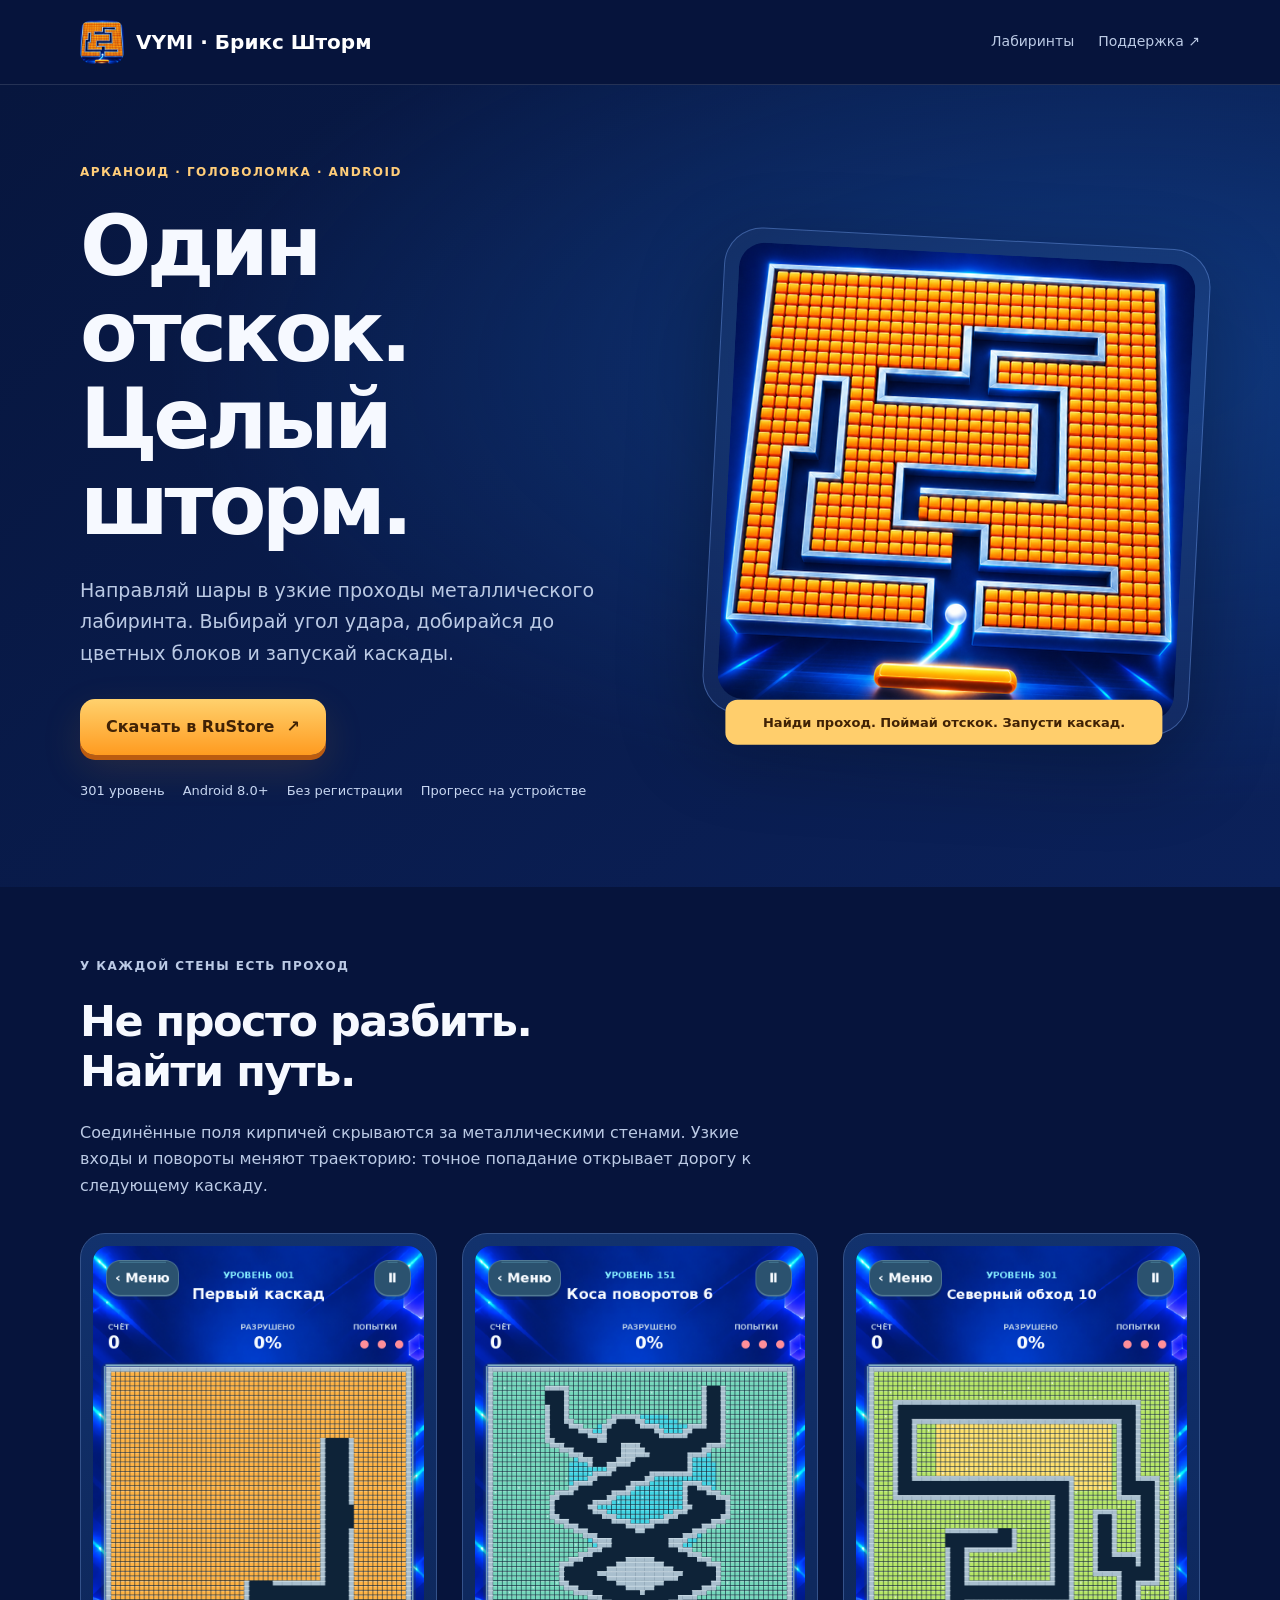
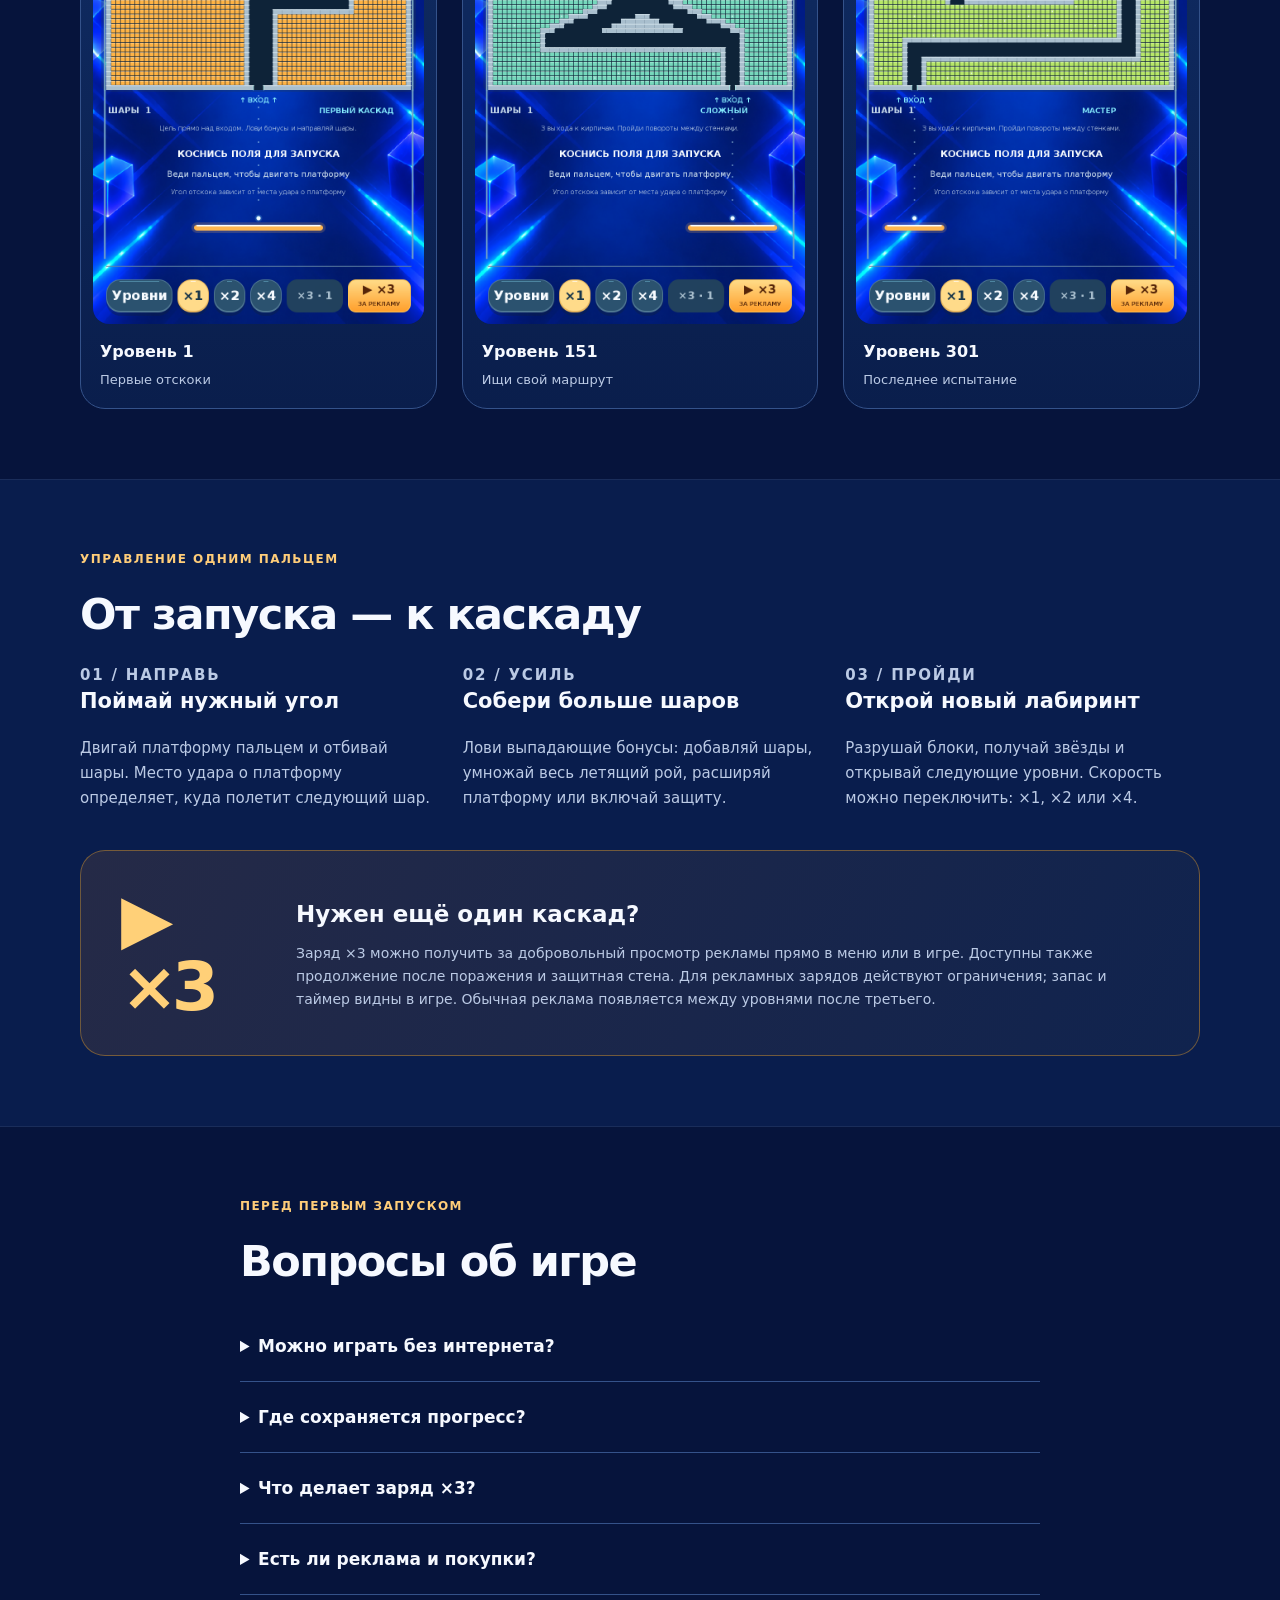
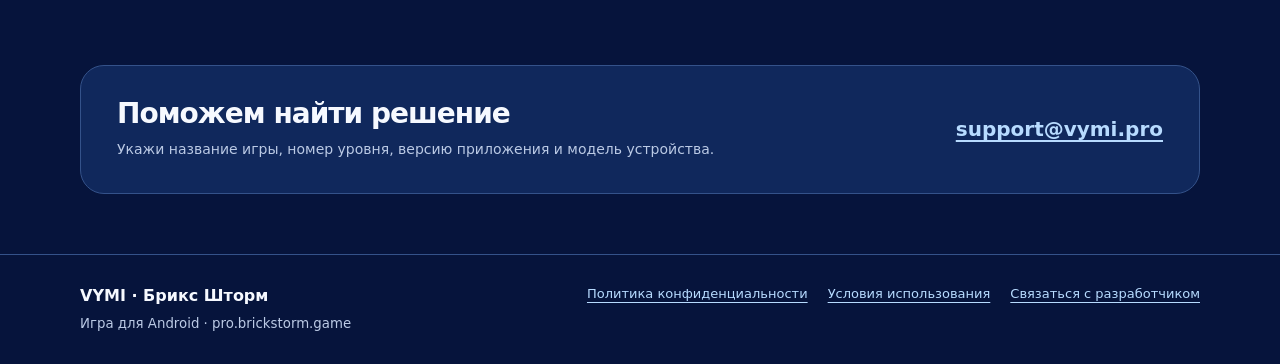
<file: website/public/brickstorm/index.html>
<!doctype html>
<html lang="ru"><head><meta charset="utf-8"><meta name="viewport" content="width=device-width,initial-scale=1"><meta name="theme-color" content="#06143c"><title>Брикс Шторм — разбей блоки · Игра VYMI</title><meta name="description" content="Брикс Шторм — арканоид с 301 уровнем, металлическими лабиринтами и каскадами шаров. Находи проходы, выбирай угол отскока и разбивай блоки."><link rel="canonical" href="https://games-api.vymi.pro/brickstorm/"><link rel="icon" href="assets/icon.png" type="image/png"><link rel="stylesheet" href="style.css"><meta property="og:type" content="website"><meta property="og:title" content="Брикс Шторм — разбей блоки"><meta property="og:description" content="Найди проход. Поймай отскок. Запусти каскад."><meta property="og:url" content="https://games-api.vymi.pro/brickstorm/"><meta property="og:image" content="https://games-api.vymi.pro/brickstorm/assets/icon.png"></head>
<body><a class="skip" href="#main">К содержимому</a><header class="top"><nav class="wrap nav" aria-label="Основная навигация"><a class="brand" href="./"><img src="assets/icon.png" width="44" height="44" alt="">VYMI · Брикс Шторм</a><div class="nav-links"><a href="#routes">Лабиринты</a><a href="#support">Поддержка ↗</a></div></nav></header>
<main id="main"><section class="hero"><div class="wrap hero-grid"><div><p class="eyebrow">Арканоид · головоломка · Android</p><h1>Один отскок.<br>Целый шторм.</h1><p class="lead">Направляй шары в узкие проходы металлического лабиринта. Выбирай угол удара, добирайся до цветных блоков и запускай каскады.</p><a class="cta" href="https://www.rustore.ru/catalog/app/pro.brickstorm.game" target="_blank" rel="noopener noreferrer">Скачать в RuStore <span aria-hidden="true">↗</span></a><div class="facts"><span>301 уровень</span><span>Android 8.0+</span><span>Без регистрации</span><span>Прогресс на устройстве</span></div></div><figure class="hero-art"><img src="assets/icon.png" width="512" height="512" alt="Оранжевые блоки и шар — иконка игры Брикс Шторм"><figcaption>Найди проход. Поймай отскок. Запусти каскад.</figcaption></figure></div></section>
<section class="wrap section" id="routes"><div class="section-head"><p class="eyebrow">У каждой стены есть проход</p><h2>Не просто разбить.<br>Найти путь.</h2><p>Соединённые поля кирпичей скрываются за металлическими стенами. Узкие входы и повороты меняют траекторию: точное попадание открывает дорогу к следующему каскаду.</p></div><div class="routes"><figure class="route"><img src="assets/level-1.webp" width="800" height="1640" loading="lazy" alt="Игровое поле первого уровня с поворотами и оранжевыми блоками"><figcaption>Уровень 1<small>Первые отскоки</small></figcaption></figure><figure class="route"><img src="assets/level-151.webp" width="800" height="1640" loading="lazy" alt="Лабиринт и кирпичное поле уровня 151"><figcaption>Уровень 151<small>Ищи свой маршрут</small></figcaption></figure><figure class="route"><img src="assets/level-301.webp" width="800" height="1640" loading="lazy" alt="Лабиринт финального уровня 301"><figcaption>Уровень 301<small>Последнее испытание</small></figcaption></figure></div></section>
<section class="how section"><div class="wrap"><p class="eyebrow">Управление одним пальцем</p><h2>От запуска — к каскаду</h2><div class="steps"><article><p class="step-number">01 / НАПРАВЬ</p><h3>Поймай нужный угол</h3><p>Двигай платформу пальцем и отбивай шары. Место удара о платформу определяет, куда полетит следующий шар.</p></article><article><p class="step-number">02 / УСИЛЬ</p><h3>Собери больше шаров</h3><p>Лови выпадающие бонусы: добавляй шары, умножай весь летящий рой, расширяй платформу или включай защиту.</p></article><article><p class="step-number">03 / ПРОЙДИ</p><h3>Открой новый лабиринт</h3><p>Разрушай блоки, получай звёзды и открывай следующие уровни. Скорость можно переключить: ×1, ×2 или ×4.</p></article></div><div class="bonus"><div class="bonus-symbol" aria-hidden="true">▶ ×3</div><div><h3>Нужен ещё один каскад?</h3><p>Заряд ×3 можно получить за добровольный просмотр рекламы прямо в меню или в игре. Доступны также продолжение после поражения и защитная стена. Для рекламных зарядов действуют ограничения; запас и таймер видны в игре. Обычная реклама появляется между уровнями после третьего.</p></div></div></div></section>
<section class="wrap section faq"><p class="eyebrow">Перед первым запуском</p><h2>Вопросы об игре</h2><details><summary>Можно играть без интернета?</summary><p>Основные уровни работают офлайн. Для загрузки рекламы, получения рекламных наград и открытия внешних ссылок нужен интернет.</p></details><details><summary>Где сохраняется прогресс?</summary><p>На этом устройстве. Обновление поверх установленной игры сохраняет данные. Удаление приложения или очистка его данных может удалить прогресс; облачной синхронизации нет.</p></details><details><summary>Что делает заряд ×3?</summary><p>Кнопка ×3 утраивает все летящие шары в пределах технического лимита. Заряд сначала поступает в запас, а применяется отдельной кнопкой после запуска шара. Использовать заряд можно один раз за попытку уровня.</p></details><details><summary>Есть ли реклама и покупки?</summary><p>В актуальном обновлении используется Рекламная сеть Яндекса: реклама между уровнями и добровольные просмотры за награду. Встроенных покупок в игре нет. Доступность объявления зависит от сети и рекламного сервиса.</p></details></section>
<section class="wrap support" id="support"><div><h2>Поможем найти решение</h2><p>Укажи название игры, номер уровня, версию приложения и модель устройства.</p></div><a href="mailto:support@vymi.pro?subject=Брикс%20Шторм:%20вопрос%20по%20игре">support@vymi.pro</a></section></main>
<footer class="footer"><div class="wrap footer-inner"><div><strong>VYMI · Брикс Шторм</strong><br><small>Игра для Android · pro.brickstorm.game</small></div><div class="footer-links"><a href="privacy/">Политика конфиденциальности</a><a href="terms/">Условия использования</a><a href="mailto:support@vymi.pro">Связаться с разработчиком</a></div></div></footer></body></html>
</file>
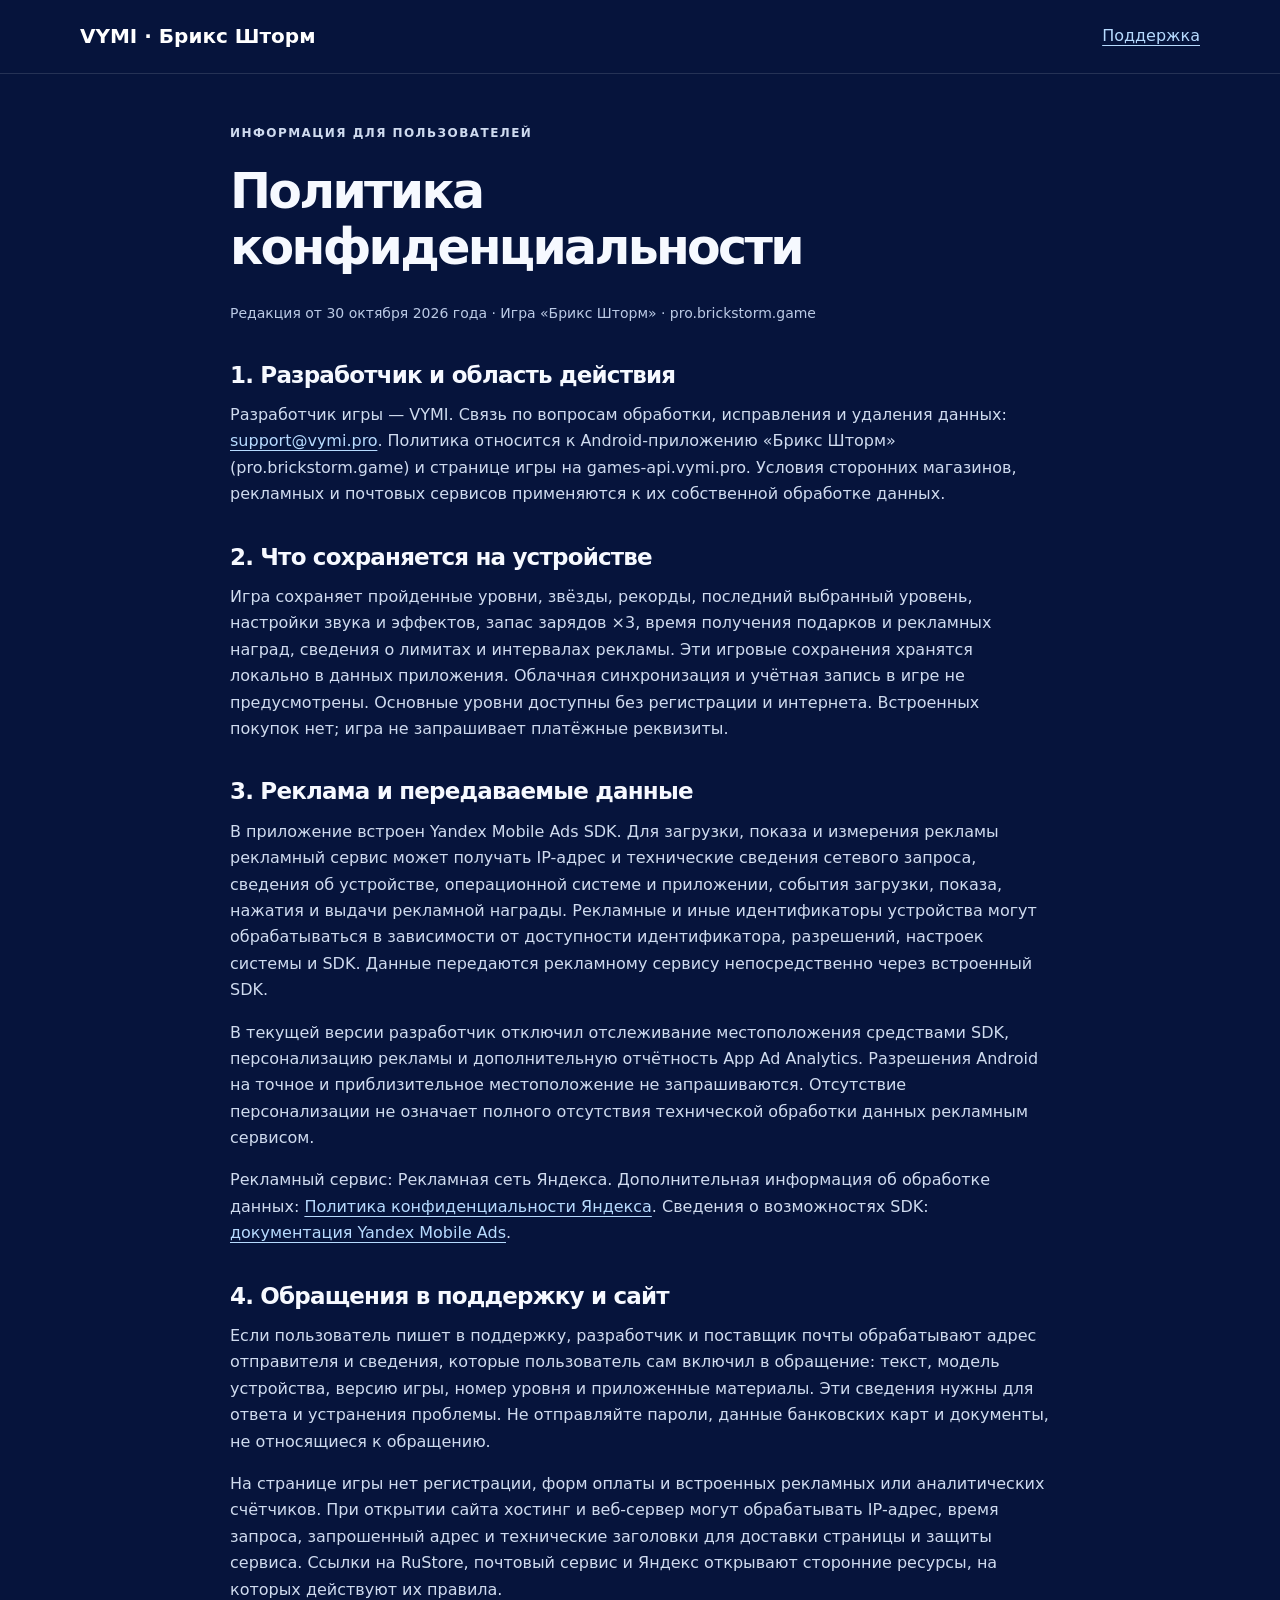
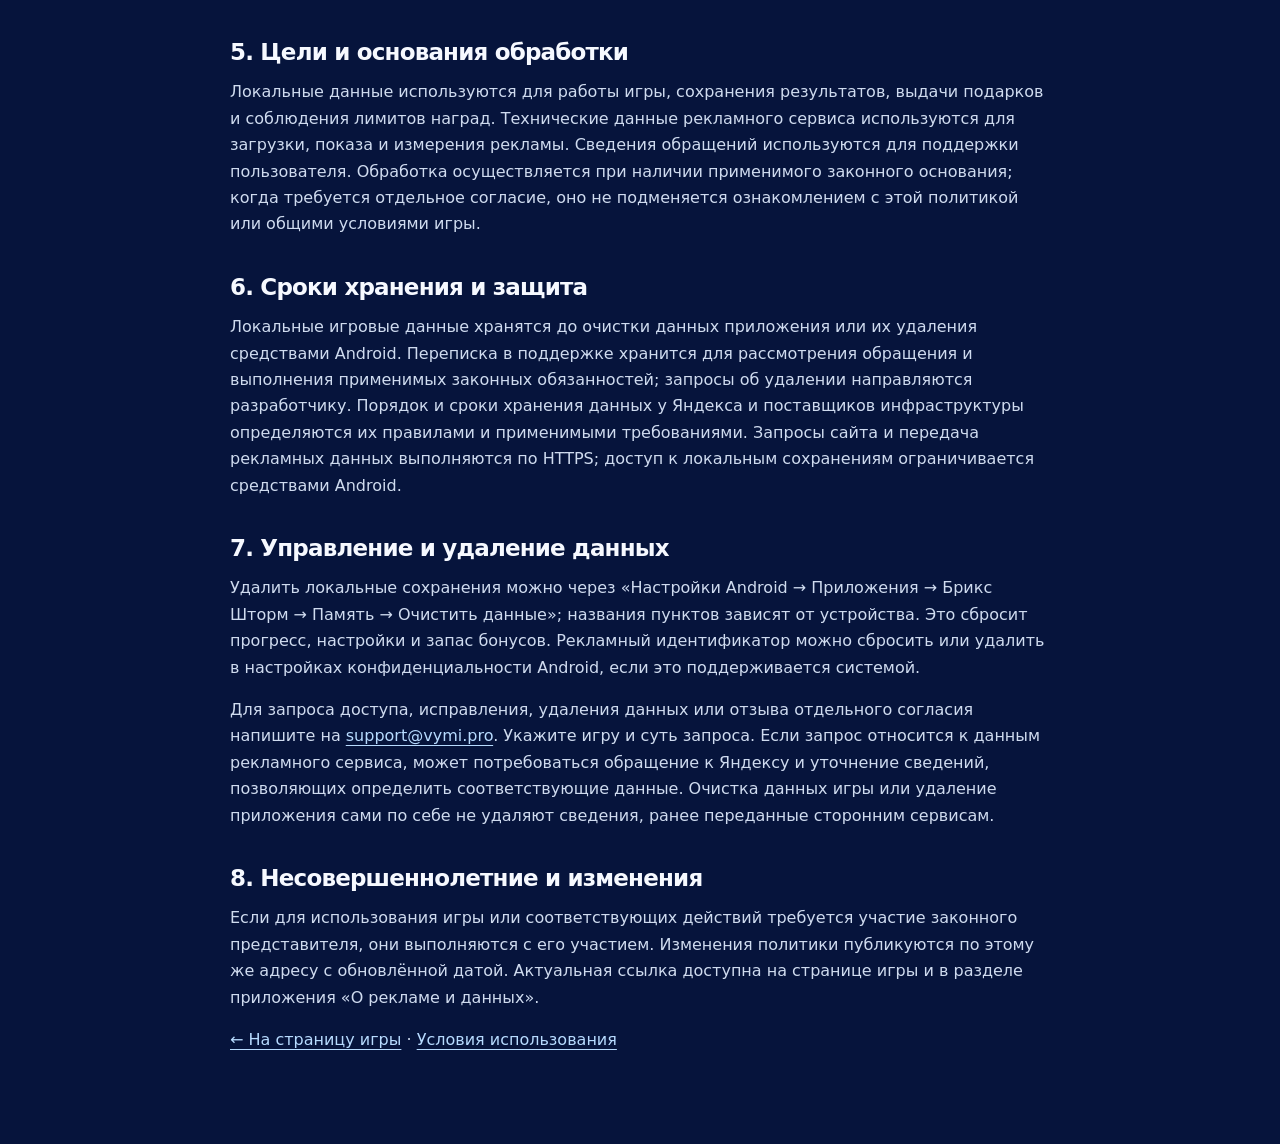
<file: website/public/brickstorm/privacy/index.html>
<!doctype html><html lang="ru"><head><meta charset="utf-8"><meta name="viewport" content="width=device-width,initial-scale=1"><meta name="theme-color" content="#06143c"><title>Политика конфиденциальности — Брикс Шторм</title><link rel="canonical" href="https://games-api.vymi.pro/brickstorm/privacy/"><link rel="stylesheet" href="../style.css"><link rel="icon" href="../assets/icon.png"></head><body><header class="top"><nav class="wrap nav"><a class="brand" href="../">VYMI · Брикс Шторм</a><a href="mailto:support@vymi.pro">Поддержка</a></nav></header><main class="wrap legal"><p class="eyebrow">Информация для пользователей</p><h1>Политика конфиденциальности</h1><p class="date">Редакция от 30 октября 2026 года · Игра «Брикс Шторм» · pro.brickstorm.game</p>
<h2>1. Разработчик и область действия</h2><p>Разработчик игры — VYMI. Связь по вопросам обработки, исправления и удаления данных: <a href="mailto:support@vymi.pro">support@vymi.pro</a>. Политика относится к Android-приложению «Брикс Шторм» (pro.brickstorm.game) и странице игры на games-api.vymi.pro. Условия сторонних магазинов, рекламных и почтовых сервисов применяются к их собственной обработке данных.</p>
<h2>2. Что сохраняется на устройстве</h2><p>Игра сохраняет пройденные уровни, звёзды, рекорды, последний выбранный уровень, настройки звука и эффектов, запас зарядов ×3, время получения подарков и рекламных наград, сведения о лимитах и интервалах рекламы. Эти игровые сохранения хранятся локально в данных приложения. Облачная синхронизация и учётная запись в игре не предусмотрены. Основные уровни доступны без регистрации и интернета. Встроенных покупок нет; игра не запрашивает платёжные реквизиты.</p>
<h2>3. Реклама и передаваемые данные</h2><p>В приложение встроен Yandex Mobile Ads SDK. Для загрузки, показа и измерения рекламы рекламный сервис может получать IP-адрес и технические сведения сетевого запроса, сведения об устройстве, операционной системе и приложении, события загрузки, показа, нажатия и выдачи рекламной награды. Рекламные и иные идентификаторы устройства могут обрабатываться в зависимости от доступности идентификатора, разрешений, настроек системы и SDK. Данные передаются рекламному сервису непосредственно через встроенный SDK.</p><p>В текущей версии разработчик отключил отслеживание местоположения средствами SDK, персонализацию рекламы и дополнительную отчётность App Ad Analytics. Разрешения Android на точное и приблизительное местоположение не запрашиваются. Отсутствие персонализации не означает полного отсутствия технической обработки данных рекламным сервисом.</p><p>Рекламный сервис: Рекламная сеть Яндекса. Дополнительная информация об обработке данных: <a href="https://yandex.ru/legal/confidential/" target="_blank" rel="noopener noreferrer">Политика конфиденциальности Яндекса</a>. Сведения о возможностях SDK: <a href="https://ads.yandex.com/helpcenter/ru/dev/android/app-privacy-android" target="_blank" rel="noopener noreferrer">документация Yandex Mobile Ads</a>.</p>
<h2>4. Обращения в поддержку и сайт</h2><p>Если пользователь пишет в поддержку, разработчик и поставщик почты обрабатывают адрес отправителя и сведения, которые пользователь сам включил в обращение: текст, модель устройства, версию игры, номер уровня и приложенные материалы. Эти сведения нужны для ответа и устранения проблемы. Не отправляйте пароли, данные банковских карт и документы, не относящиеся к обращению.</p><p>На странице игры нет регистрации, форм оплаты и встроенных рекламных или аналитических счётчиков. При открытии сайта хостинг и веб-сервер могут обрабатывать IP-адрес, время запроса, запрошенный адрес и технические заголовки для доставки страницы и защиты сервиса. Ссылки на RuStore, почтовый сервис и Яндекс открывают сторонние ресурсы, на которых действуют их правила.</p>
<h2>5. Цели и основания обработки</h2><p>Локальные данные используются для работы игры, сохранения результатов, выдачи подарков и соблюдения лимитов наград. Технические данные рекламного сервиса используются для загрузки, показа и измерения рекламы. Сведения обращений используются для поддержки пользователя. Обработка осуществляется при наличии применимого законного основания; когда требуется отдельное согласие, оно не подменяется ознакомлением с этой политикой или общими условиями игры.</p>
<h2>6. Сроки хранения и защита</h2><p>Локальные игровые данные хранятся до очистки данных приложения или их удаления средствами Android. Переписка в поддержке хранится для рассмотрения обращения и выполнения применимых законных обязанностей; запросы об удалении направляются разработчику. Порядок и сроки хранения данных у Яндекса и поставщиков инфраструктуры определяются их правилами и применимыми требованиями. Запросы сайта и передача рекламных данных выполняются по HTTPS; доступ к локальным сохранениям ограничивается средствами Android.</p>
<h2>7. Управление и удаление данных</h2><p>Удалить локальные сохранения можно через «Настройки Android → Приложения → Брикс Шторм → Память → Очистить данные»; названия пунктов зависят от устройства. Это сбросит прогресс, настройки и запас бонусов. Рекламный идентификатор можно сбросить или удалить в настройках конфиденциальности Android, если это поддерживается системой.</p><p>Для запроса доступа, исправления, удаления данных или отзыва отдельного согласия напишите на <a href="mailto:support@vymi.pro">support@vymi.pro</a>. Укажите игру и суть запроса. Если запрос относится к данным рекламного сервиса, может потребоваться обращение к Яндексу и уточнение сведений, позволяющих определить соответствующие данные. Очистка данных игры или удаление приложения сами по себе не удаляют сведения, ранее переданные сторонним сервисам.</p>
<h2>8. Несовершеннолетние и изменения</h2><p>Если для использования игры или соответствующих действий требуется участие законного представителя, они выполняются с его участием. Изменения политики публикуются по этому же адресу с обновлённой датой. Актуальная ссылка доступна на странице игры и в разделе приложения «О рекламе и данных».</p><p><a href="../">← На страницу игры</a> · <a href="../terms/">Условия использования</a></p></main></body></html>
</file>
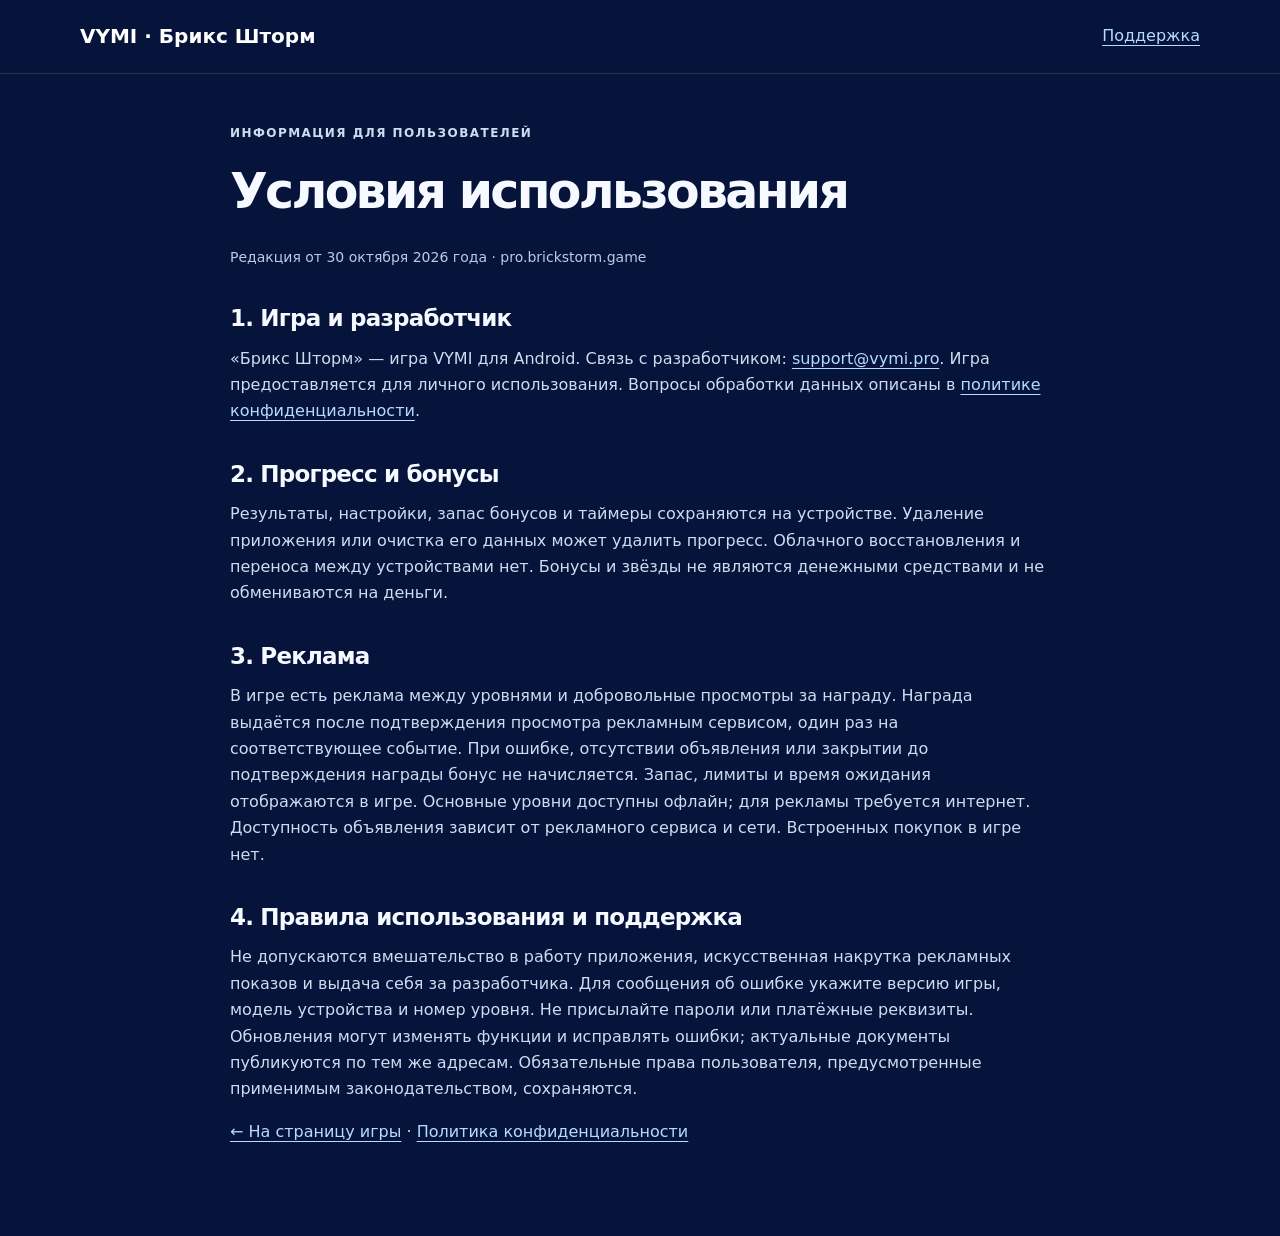
<file: website/public/brickstorm/terms/index.html>
<!doctype html><html lang="ru"><head><meta charset="utf-8"><meta name="viewport" content="width=device-width,initial-scale=1"><meta name="theme-color" content="#06143c"><title>Условия использования — Брикс Шторм</title><link rel="canonical" href="https://games-api.vymi.pro/brickstorm/terms/"><link rel="stylesheet" href="../style.css"><link rel="icon" href="../assets/icon.png"></head><body><header class="top"><nav class="wrap nav"><a class="brand" href="../">VYMI · Брикс Шторм</a><a href="mailto:support@vymi.pro">Поддержка</a></nav></header><main class="wrap legal"><p class="eyebrow">Информация для пользователей</p><h1>Условия использования</h1><p class="date">Редакция от 30 октября 2026 года · pro.brickstorm.game</p><h2>1. Игра и разработчик</h2><p>«Брикс Шторм» — игра VYMI для Android. Связь с разработчиком: <a href="mailto:support@vymi.pro">support@vymi.pro</a>. Игра предоставляется для личного использования. Вопросы обработки данных описаны в <a href="../privacy/">политике конфиденциальности</a>.</p><h2>2. Прогресс и бонусы</h2><p>Результаты, настройки, запас бонусов и таймеры сохраняются на устройстве. Удаление приложения или очистка его данных может удалить прогресс. Облачного восстановления и переноса между устройствами нет. Бонусы и звёзды не являются денежными средствами и не обмениваются на деньги.</p><h2>3. Реклама</h2><p>В игре есть реклама между уровнями и добровольные просмотры за награду. Награда выдаётся после подтверждения просмотра рекламным сервисом, один раз на соответствующее событие. При ошибке, отсутствии объявления или закрытии до подтверждения награды бонус не начисляется. Запас, лимиты и время ожидания отображаются в игре. Основные уровни доступны офлайн; для рекламы требуется интернет. Доступность объявления зависит от рекламного сервиса и сети. Встроенных покупок в игре нет.</p><h2>4. Правила использования и поддержка</h2><p>Не допускаются вмешательство в работу приложения, искусственная накрутка рекламных показов и выдача себя за разработчика. Для сообщения об ошибке укажите версию игры, модель устройства и номер уровня. Не присылайте пароли или платёжные реквизиты. Обновления могут изменять функции и исправлять ошибки; актуальные документы публикуются по тем же адресам. Обязательные права пользователя, предусмотренные применимым законодательством, сохраняются.</p><p><a href="../">← На страницу игры</a> · <a href="../privacy/">Политика конфиденциальности</a></p></main></body></html>
</file>
<file: website/public/brickstorm/style.css>
:root{color-scheme:dark;--bg:#06143c;--panel:#0d2560;--ink:#f6f9ff;--muted:#bbcae5;--line:#34528a;--orange:#ffb039}*{box-sizing:border-box}html{scroll-behavior:smooth}body{margin:0;background:var(--bg);color:var(--ink);font:16px/1.65 system-ui,-apple-system,"Segoe UI",sans-serif}a{color:#b7dbff;text-underline-offset:4px}a:focus-visible,summary:focus-visible{outline:3px solid #ffcb6d;outline-offset:5px}img{max-width:100%;display:block}h1,h2,h3,p{margin-top:0}h1{font-size:clamp(44px,6.8vw,84px);line-height:1.03;letter-spacing:-.055em;margin-bottom:26px}h2{font-size:clamp(28px,3.5vw,43px);line-height:1.15;letter-spacing:-.035em;margin-bottom:24px}.wrap{width:min(1120px,calc(100% - 48px));margin:auto}.skip{position:absolute;top:-100px;left:20px;z-index:9;background:#fff;color:#142b55;padding:12px}.skip:focus{top:10px}.top{border-bottom:1px solid #ffffff20}.nav{display:flex;justify-content:space-between;align-items:center;gap:20px;padding:20px 0}.brand{display:flex;align-items:center;gap:12px;color:white;text-decoration:none;font-size:20px;font-weight:800}.brand img{width:44px;height:44px;border-radius:12px}.nav-links{display:flex;gap:24px;font-size:14px}.nav-links a{text-decoration:none;color:var(--muted)}.hero{background:radial-gradient(ellipse at 87% 35%,#1552aa88,transparent 60%),linear-gradient(140deg,#07163e,#0b215a)}.hero-grid{display:grid;grid-template-columns:1.15fr 1fr;gap:72px;align-items:center;padding:78px 0 86px}.eyebrow{color:#ffcd79;font-size:12px;font-weight:800;letter-spacing:.12em;text-transform:uppercase;margin-bottom:20px}.lead{color:var(--muted);font-size:19px;max-width:540px;margin-bottom:30px}.cta{display:inline-flex;align-items:center;justify-content:center;gap:12px;min-height:56px;padding:14px 26px;background:linear-gradient(#ffd16d,#ff9b20);color:#402205;border-radius:15px;box-shadow:0 5px 0 #bb5b10,0 14px 40px #ff9c1620;font-weight:800;text-decoration:none}.facts{display:flex;flex-wrap:wrap;gap:10px 18px;margin-top:25px;color:#c7d6f1;font-size:13px}.hero-art{position:relative;padding:14px;border:1px solid #82afff5c;border-radius:38px;background:#ffffff08;box-shadow:0 30px 85px #0005;transform:rotate(3deg)}.hero-art img{border-radius:26px;width:100%;height:auto}.hero-art figcaption{position:absolute;bottom:-21px;left:24px;right:24px;background:#ffce6c;color:#402205;padding:12px;border-radius:12px;text-align:center;font-weight:800;font-size:13px;transform:rotate(-3deg)}figure{margin:0}.section{padding:70px 0}.section-head{max-width:700px}.section-head p{color:var(--muted)}.routes{display:grid;grid-template-columns:repeat(3,1fr);gap:25px;margin-top:34px}.route{padding:12px;border:1px solid var(--line);border-radius:25px;background:linear-gradient(#12326d,#0a1e4c)}.route img{border-radius:16px;width:100%;height:auto;aspect-ratio:400/820;object-fit:contain;background:#071b59}.route figcaption{padding:15px 7px 5px;font-weight:750}.route small{display:block;color:var(--muted);font-weight:400;font-size:13px;margin-top:4px}.how{background:#091d4d;border-top:1px solid #ffffff12;border-bottom:1px solid #ffffff12}.steps{display:grid;grid-template-columns:repeat(3,1fr);gap:28px}.step-number{color:#ffcb70;font-size:13px;letter-spacing:.12em;font-weight:800;margin-bottom:14px}.steps h3{font-size:21px;line-height:1.3}.steps p{color:var(--muted);font-size:15px;margin-bottom:0}.bonus{display:grid;grid-template-columns:140px 1fr;align-items:center;gap:35px;padding:34px 40px;border:1px solid #bf872f88;background:linear-gradient(115deg,#252a47,#10234e);border-radius:25px;margin-top:40px}.bonus-symbol{font-size:68px;line-height:1;color:#ffd078;font-weight:850;letter-spacing:-.09em}.bonus h3{margin-bottom:8px;font-size:23px}.bonus p{color:var(--muted);margin:0;font-size:14px}.faq{max-width:800px}details{padding:21px 0;border-bottom:1px solid var(--line)}summary{cursor:pointer;font-weight:750;font-size:17px}details p{color:var(--muted);margin:15px 0 0}.support{display:flex;justify-content:space-between;align-items:center;gap:30px;border:1px solid var(--line);border-radius:24px;padding:32px 36px;background:#10285c;margin-bottom:60px}.support h2{font-size:28px;margin-bottom:8px}.support p{color:var(--muted);margin:0;font-size:14px}.support a{font-size:20px;font-weight:750;white-space:nowrap}.footer{padding:28px 0;border-top:1px solid var(--line)}.footer-inner{display:flex;justify-content:space-between;gap:25px;flex-wrap:wrap}.footer small{color:var(--muted)}.footer-links{display:flex;gap:20px;flex-wrap:wrap;font-size:13px}.legal{max-width:820px;padding:50px 0 75px}.legal h1{font-size:clamp(34px,5vw,49px);line-height:1.15}.legal h2{font-size:23px;margin-top:36px;margin-bottom:14px}.legal p,.legal li{color:#cfdbef}.legal .date{color:var(--muted);font-size:14px}.legal a{overflow-wrap:anywhere}@media(max-width:760px){.wrap{width:calc(100% - 36px)}.nav{padding:15px 0}.nav-links a:first-child{display:none}.nav-links{gap:12px;font-size:12px}.brand{font-size:17px}.hero-grid{grid-template-columns:1fr;gap:44px;padding:45px 0 65px}.hero-art{width:min(85%,360px);justify-self:center}.hero-grid h1{max-width:570px}.lead{font-size:17px}.section{padding:45px 0}.routes{gap:12px}.route{padding:7px;border-radius:15px}.route img{border-radius:9px}.route figcaption{font-size:12px;padding:10px 3px 4px}.route small{font-size:11px}.steps{grid-template-columns:1fr;gap:29px}.bonus{grid-template-columns:1fr;gap:18px;padding:25px}.bonus-symbol{font-size:52px}.support{align-items:flex-start;flex-direction:column;padding:25px;gap:19px}.support a{font-size:18px}.footer-inner{flex-direction:column}.legal{padding-top:35px}}@media(prefers-reduced-motion:reduce){html{scroll-behavior:auto}}
</file>
